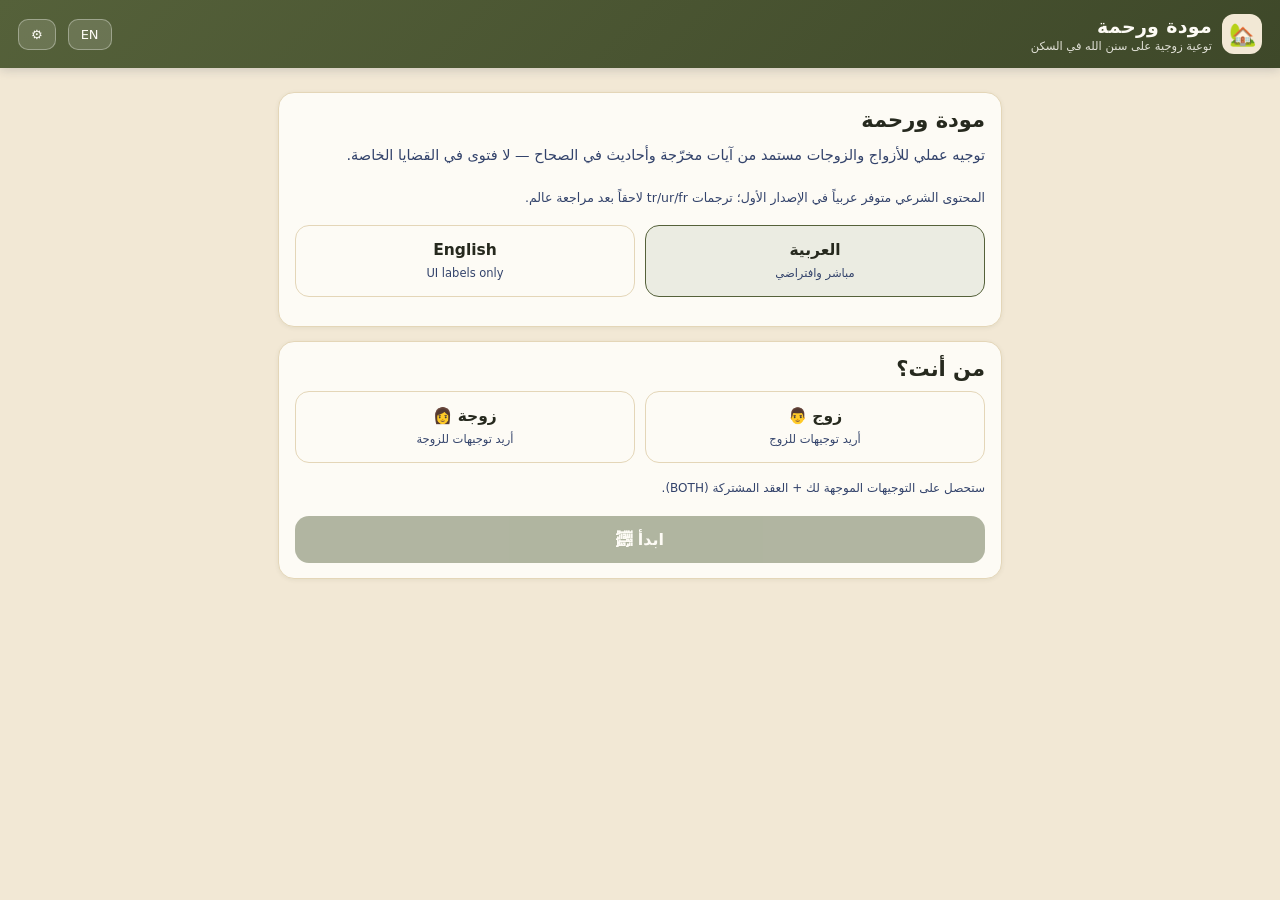
<file: index.html>
<!doctype html>
<html lang="ar" dir="rtl">
<head>
<meta charset="utf-8">
<meta name="viewport" content="width=device-width,initial-scale=1,viewport-fit=cover">
<title>مودة ورحمة — مستشار الزوجية على سنّة</title>
<meta name="description" content="توعية زوجية إسلامية قائمة على آيات وأحاديث مخرّجة: تصرف عملي + أثر دنيوي + عاقبة آخرية + اختبار تناغم. تعمل بلا إنترنت.">
<meta name="theme-color" content="#55613A">
<meta name="apple-mobile-web-app-capable" content="yes">
<meta name="apple-mobile-web-app-status-bar-style" content="black-translucent">
<link rel="manifest" href="manifest.webmanifest">
<link rel="apple-touch-icon" href="icons/icon-192.png">
<link rel="stylesheet" href="styles.css">
</head>
<body>
<header>
  <div class="brand">
    <div class="logo">🏡</div>
    <div>
      <h1>مودة ورحمة</h1>
      <div class="sub">توعية زوجية على سنن الله في السكن</div>
    </div>
  </div>
  <button id="langBtn" title="language">EN</button>
  <button id="setBtn" title="settings">⚙️</button>
</header>
<main id="view" aria-live="polite"></main>
<script src="firebase-config.js"></script>
<script src="app.js"></script>
<script>
if ('serviceWorker' in navigator) {
  window.addEventListener('load', function () { navigator.serviceWorker.register('sw.js'); });
}
</script>
</body>
</html>
</file>
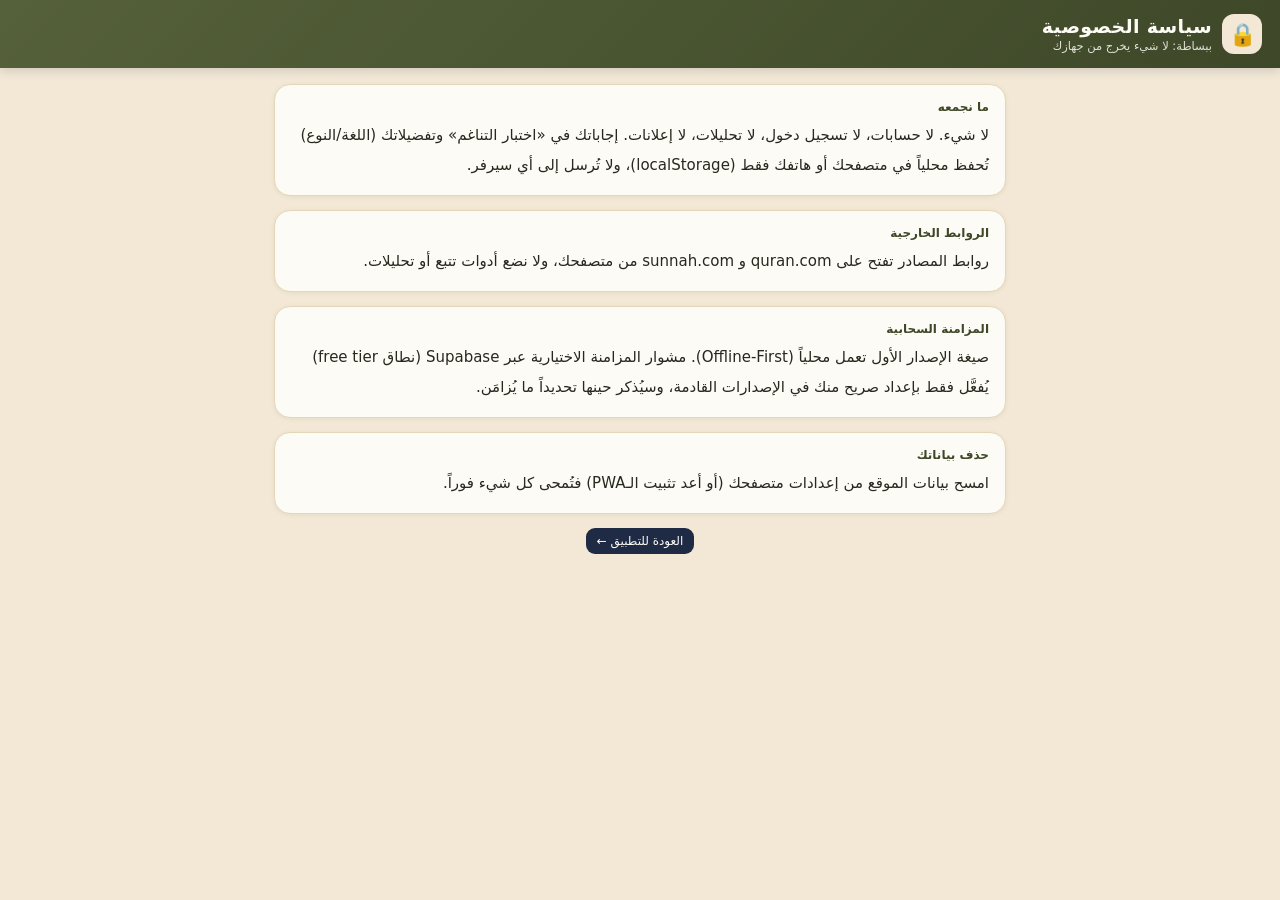
<file: privacy.html>
<!doctype html>
<html lang="ar" dir="rtl">
<head>
<meta charset="utf-8">
<meta name="viewport" content="width=device-width,initial-scale=1">
<title>الخصوصية — مودة ورحمة</title>
<meta name="theme-color" content="#55613A">
<link rel="stylesheet" href="styles.css">
</head>
<body>
<header>
  <div class="brand">
    <div class="logo">🔒</div>
    <div><h1>سياسة الخصوصية</h1><div class="sub">ببساطة: لا شيء يخرج من جهازك</div></div>
  </div>
</header>
<main>
  <div class="card">
    <div class="tip-kicker">ما نجمعه</div>
    <div class="tip-text" style="font-size:15px;line-height:2">
      لا شيء. لا حسابات، لا تسجيل دخول، لا تحليلات، لا إعلانات.
      إجاباتك في «اختبار التناغم» وتفضيلاتك (اللغة/النوع) تُحفظ محلياً في متصفحك أو هاتفك فقط
      (localStorage)، ولا تُرسل إلى أي سيرفر.
    </div>
  </div>
  <div class="card">
    <div class="tip-kicker">الروابط الخارجية</div>
    <div class="tip-text" style="font-size:15px;line-height:2">
      روابط المصادر تفتح على quran.com و sunnah.com من متصفحك، ولا نضع أدوات تتبع أو تحليلات.
    </div>
  </div>
  <div class="card">
    <div class="tip-kicker">المزامنة السحابية</div>
    <div class="tip-text" style="font-size:15px;line-height:2">
      صيغة الإصدار الأول تعمل محلياً (Offline-First). مشوار المزامنة الاختيارية عبر Supabase (نطاق free tier)
      يُفعَّل فقط بإعداد صريح منك في الإصدارات القادمة، وسيُذكر حينها تحديداً ما يُزامَن.
    </div>
  </div>
  <div class="card">
    <div class="tip-kicker">حذف بياناتك</div>
    <div class="tip-text" style="font-size:15px;line-height:2">
      امسح بيانات الموقع من إعدادات متصفحك (أو أعد تثبيت الـPWA) فتُمحى كل شيء فوراً.
    </div>
  </div>
  <div class="links" style="justify-content:center">
    <a href="index.html">← العودة للتطبيق</a>
  </div>
</main>
</body>
</html>
</file>
<file: styles.css>
/* Mawaddah & Rahmah — PWA styles. Olive / beige / navy palette. */
:root {
  --olive: #55613A;
  --olive-dark: #3E4829;
  --olive-soft: #6B7A4F;
  --beige: #F2E8D5;
  --beige-deep: #E4D6B8;
  --navy: #1F2A44;
  --navy-soft: #33436B;
  --gold: #C9A227;
  --ink: #26291E;
  --white: #FDFBF5;
  --danger: #8C3A2B;
}
* { box-sizing: border-box; margin: 0; padding: 0; }
html, body { height: 100%; }
body {
  font-family: "Noto Naskh Arabic", "Amiri", "Segoe UI", system-ui, sans-serif;
  background: var(--beige);
  color: var(--ink);
  -webkit-tap-highlight-color: transparent;
}
header {
  position: sticky; top: 0; z-index: 9;
  background: linear-gradient(135deg, var(--olive), var(--olive-dark));
  color: var(--white);
  padding: 14px 18px;
  display: flex; align-items: center; gap: 12px;
  box-shadow: 0 2px 10px rgba(31, 42, 68, .18);
}
header .brand { display: flex; align-items: center; gap: 10px; flex: 1; }
header .logo {
  width: 40px; height: 40px; border-radius: 12px;
  background: var(--beige);
  display: grid; place-items: center;
  font-size: 22px; color: var(--olive-dark);
}
header h1 { font-size: 19px; font-weight: 700; letter-spacing: .3px; }
header .sub { font-size: 11.5px; opacity: .85; margin-top: 2px; }
header button {
  background: rgba(253, 251, 245, .14);
  color: var(--white);
  border: 1px solid rgba(253, 251, 245, .35);
  border-radius: 10px; padding: 7px 12px;
  font: inherit; font-size: 13px; cursor: pointer;
}
main { max-width: 760px; margin: 0 auto; padding: 16px 14px 90px; }

.card {
  background: var(--white);
  border: 1px solid var(--beige-deep);
  border-radius: 16px;
  padding: 15px 16px;
  margin-bottom: 14px;
  box-shadow: 0 1px 4px rgba(62, 72, 41, .08);
}
.card.tip-card {
  background: linear-gradient(150deg, var(--white), var(--beige));
  border-inline-start: 5px solid var(--olive);
}
.tip-kicker { font-size: 12px; color: var(--olive-dark); font-weight: 700; margin-bottom: 6px; }
.tip-text { font-size: 17px; line-height: 1.75; }

.chips { display: flex; gap: 8px; overflow-x: auto; padding: 4px 2px 10px; }
.chips::-webkit-scrollbar { display: none; }
.chip {
  border: 1.5px solid var(--olive-soft);
  color: var(--olive-dark);
  background: var(--white);
  border-radius: 999px;
  padding: 7px 14px;
  font: inherit; font-size: 13.5px; white-space: nowrap;
  cursor: pointer; flex-shrink: 0;
}
.chip.active { background: var(--olive); color: var(--white); border-color: var(--olive); }

.search-box { position: relative; margin-bottom: 14px; }
.search-box input {
  width: 100%; padding: 12px 42px 12px 14px;
  border-radius: 14px; border: 1.5px solid var(--beige-deep);
  background: var(--white); font: inherit; font-size: 15px;
  color: var(--ink);
}
.search-box input:focus { outline: 2px solid var(--olive-soft); border-color: var(--olive-soft); }
.search-box .si { position: absolute; inset-inline-start: 13px; top: 11px; opacity: .55; font-size: 17px; }
[dir="ltr"] .search-box .si { inset-inline-start: auto; inset-inline-end: 13px; }

.node-card {
  background: var(--white);
  border: 1px solid var(--beige-deep);
  border-inline-start: 5px solid var(--gold);
  border-radius: 14px;
  padding: 13px 14px;
  margin-bottom: 10px;
  cursor: pointer;
  transition: transform .08s ease;
}
.node-card:active { transform: scale(.99); }
.node-card h3 { font-size: 15.5px; line-height: 1.55; }
.node-card .mrow { display: flex; gap: 6px; margin-top: 7px; flex-wrap: wrap; }
.nbad {
  font-size: 11px; padding: 3px 8px; border-radius: 7px;
  background: var(--beige); color: var(--olive-dark); border: 1px solid var(--beige-deep);
}
.nbad.g { background: rgba(85, 97, 58, .12); }
.nbad.n { background: rgba(31, 42, 68, .08); color: var(--navy); }

/* node detail sheet */
.sheet {
  position: fixed; inset: 0; z-index: 20;
  background: rgba(31, 42, 68, .45);
  display: flex; align-items: flex-end;
  justify-content: center;
}
.sheet .inner {
  background: var(--white);
  width: 100%; max-width: 760px;
  max-height: 88vh; overflow-y: auto;
  border-radius: 20px 20px 0 0;
  padding: 18px 16px 30px;
  border-top: 6px solid var(--olive);
}
.sheet h2 { font-size: 19px; line-height: 1.6; margin-bottom: 4px; }
.sheet .engl { font-size: 12px; color: var(--navy-soft); direction: ltr; text-align: inherit; margin-bottom: 12px; }
.sec-kicker {
  font-size: 12px; font-weight: 700; letter-spacing: .3px;
  margin: 14px 0 6px; color: var(--olive-dark);
  display: flex; align-items: center; gap: 7px;
}
.sec-kicker::after { content: ""; flex: 1; height: 1px; background: var(--beige-deep); }
.action { white-space: pre-line; font-size: 15px; line-height: 1.95; }
.building {
  border-radius: 12px; padding: 12px 13px;
  font-size: 15px; line-height: 1.9;
}
.building.q { background: rgba(85, 97, 58, .08); border: 1px solid rgba(85, 97, 58, .25); }
.building.h { background: rgba(201, 162, 39, .1); border: 1px solid rgba(201, 162, 39, .3); }
.building.w { background: var(--beige); border: 1px solid var(--beige-deep); }
.building.a { background: rgba(31, 42, 68, .07); border: 1px solid rgba(31, 42, 68, .2); }
.building .src { display: block; margin-top: 8px; font-size: 11.5px; color: var(--navy-soft); direction: ltr; text-align: left; word-break: break-all; }
[dir="rtl"] .building .src { text-align: right; }
.mnote {
  margin-top: 12px; font-size: 12.5px; line-height: 1.8;
  color: var(--danger); background: rgba(140, 58, 43, .07);
  border: 1px dashed rgba(140, 58, 43, .4);
  border-radius: 10px; padding: 9px 11px;
}
.links { display: flex; gap: 8px; margin-top: 12px; flex-wrap: wrap; }
.links a {
  font-size: 12px; padding: 6px 11px; border-radius: 9px;
  background: var(--navy); color: var(--white); text-decoration: none; direction: ltr;
}
.closebar { display: flex; justify-content: space-between; align-items: center; margin-bottom: 10px; }
.closebar button { border: 1px solid var(--beige-deep); background: var(--beige); border-radius: 10px; padding: 7px 13px; font: inherit; font-size: 13px; cursor: pointer; }

/* harmony test */
.mode-row { display: flex; gap: 10px; margin-bottom: 14px; }
.mode-row button {
  flex: 1; padding: 12px; border-radius: 14px; font: inherit; font-size: 14px;
  border: 1.5px solid var(--beige-deep); background: var(--white); cursor: pointer;
}
.mode-row button.active { border-color: var(--olive); background: rgba(85, 97, 58, .1); font-weight: 700; }
.qhead { display: flex; justify-content: space-between; align-items: center; margin-bottom: 8px; }
.qhead .qi { font-size: 12px; color: var(--navy-soft); }
.qtext { font-size: 17.5px; line-height: 1.85; margin-bottom: 14px; }
.scale { display: grid; grid-template-columns: 1fr 1fr; gap: 8px; }
.scale button {
  padding: 13px 8px; border-radius: 13px; font: inherit; font-size: 14.5px;
  border: 1.5px solid var(--beige-deep); background: var(--white); cursor: pointer;
}
.scale button:active { background: rgba(85, 97, 58, .14); }
.progress { height: 7px; border-radius: 5px; background: var(--beige-deep); overflow: hidden; margin-bottom: 16px; }
.progress i { display: block; height: 100%; background: var(--olive); transition: width .25s ease; }
.score-wrap { text-align: center; padding: 10px 0 4px; }
.score-wrap .big { font-size: 44px; font-weight: 800; color: var(--olive-dark); }
.score-wrap .small { font-size: 13px; color: var(--navy-soft); }
.band { margin-top: 10px; font-size: 15px; line-height: 1.8; }
.weak-list { margin-top: 12px; }
.weak-item {
  display: flex; justify-content: space-between; align-items: center; gap: 8px;
  background: var(--beige); border: 1px solid var(--beige-deep);
  border-radius: 11px; padding: 10px 12px; margin-bottom: 8px;
}
.weak-item button {
  background: var(--olive); color: var(--white); border: none; border-radius: 9px;
  padding: 7px 12px; font: inherit; font-size: 12.5px; cursor: pointer; white-space: nowrap;
}

/* onboarding */
.ob { padding: 8px 4px 20px; }
.ob h2 { font-size: 21px; margin-bottom: 10px; }
.ob p.lead { font-size: 14.5px; line-height: 1.9; color: var(--navy-soft); margin-bottom: 16px; }
.ob .grid { display: grid; grid-template-columns: 1fr 1fr; gap: 10px; margin-bottom: 14px; }
.ob .opt {
  padding: 15px 10px; text-align: center; border-radius: 14px; cursor: pointer;
  border: 1.5px solid var(--beige-deep); background: var(--white); font: inherit;
}
.ob .opt b { display: block; font-size: 15.5px; margin-bottom: 3px; }
.ob .opt span { font-size: 11.5px; color: var(--navy-soft); }
.ob .opt.active { border-color: var(--olive); background: rgba(85, 97, 58, .1); }
.ob .go {
  width: 100%; padding: 14px; border-radius: 14px; border: none;
  background: var(--olive); color: var(--white); font: inherit; font-size: 16px;
  font-weight: 700; cursor: pointer;
}
.ob .go:disabled { opacity: .45; cursor: not-allowed; }

footer .fine {
  margin-top: 20px; padding: 12px;
  font-size: 11.8px; line-height: 1.85;
  color: var(--navy-soft);
  background: rgba(31, 42, 68, .05);
  border-radius: 12px;
}
.stat-row { display: flex; gap: 10px; margin-bottom: 14px; }
.stat {
  flex: 1; text-align: center; background: var(--white);
  border: 1px solid var(--beige-deep); border-radius: 14px; padding: 12px 6px;
}
.stat b { display: block; font-size: 21px; color: var(--olive-dark); }
.stat span { font-size: 11px; color: var(--navy-soft); }
.empty { text-align: center; color: var(--navy-soft); padding: 26px 8px; font-size: 14px; line-height: 1.9; }
toast {
  position: fixed; bottom: 18px; left: 50%; transform: translateX(-50%);
  background: var(--navy); color: var(--white);
  padding: 10px 16px; border-radius: 12px; font-size: 13.5px;
  z-index: 50; box-shadow: 0 4px 14px rgba(0, 0, 0, .25);
}
</file>
